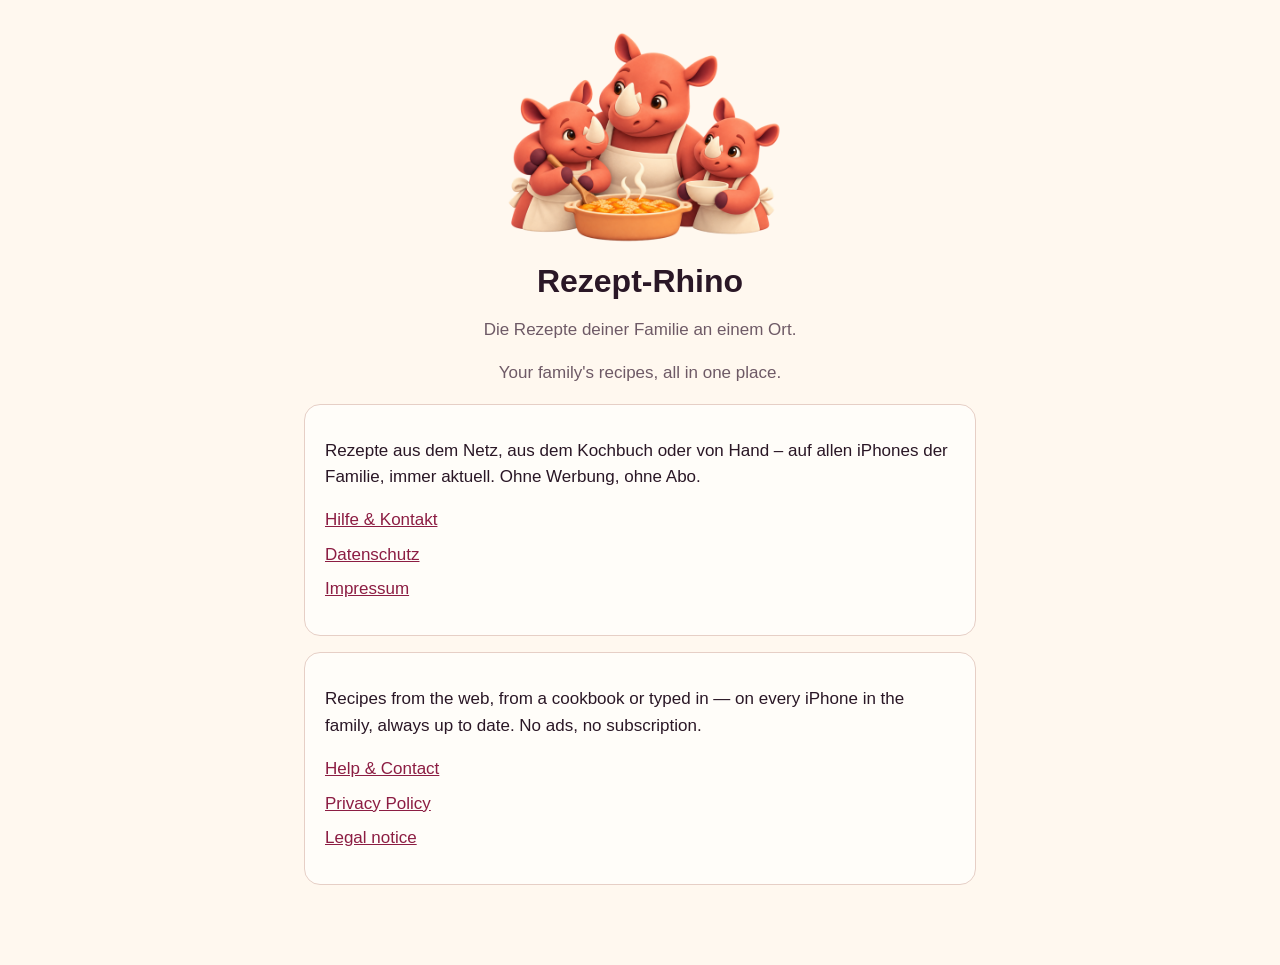
<file: index.html>
<!doctype html>
<html lang="de">
<head>
<meta charset="utf-8">
<meta name="viewport" content="width=device-width, initial-scale=1">
<title>Rezept-Rhino</title>
<meta name="description" content="Die Rezepte deiner Familie an einem Ort. Your family's recipes, all in one place.">
<link rel="stylesheet" href="style.css">
</head>
<body>
<main>
<div class="hero">
  <img src="rhino-family.png" alt="" width="320" height="213">
  <h1>Rezept-Rhino</h1>
  <p lang="de">Die Rezepte deiner Familie an einem Ort.</p>
  <p lang="en">Your family's recipes, all in one place.</p>
</div>

<div class="card" lang="de">
  <p>Rezepte aus dem Netz, aus dem Kochbuch oder von Hand – auf allen iPhones der Familie, immer
  aktuell. Ohne Werbung, ohne Abo.</p>
  <ul class="links">
    <li><a href="hilfe.html#de">Hilfe &amp; Kontakt</a></li>
    <li><a href="datenschutz.html#de">Datenschutz</a></li>
    <li><a href="impressum.html#de">Impressum</a></li>
  </ul>
</div>

<div class="card" lang="en">
  <p>Recipes from the web, from a cookbook or typed in — on every iPhone in the family, always up to
  date. No ads, no subscription.</p>
  <ul class="links">
    <li><a href="hilfe.html#en">Help &amp; Contact</a></li>
    <li><a href="datenschutz.html#en">Privacy Policy</a></li>
    <li><a href="impressum.html#en">Legal notice</a></li>
  </ul>
</div>
</main>
</body>
</html>
</file>
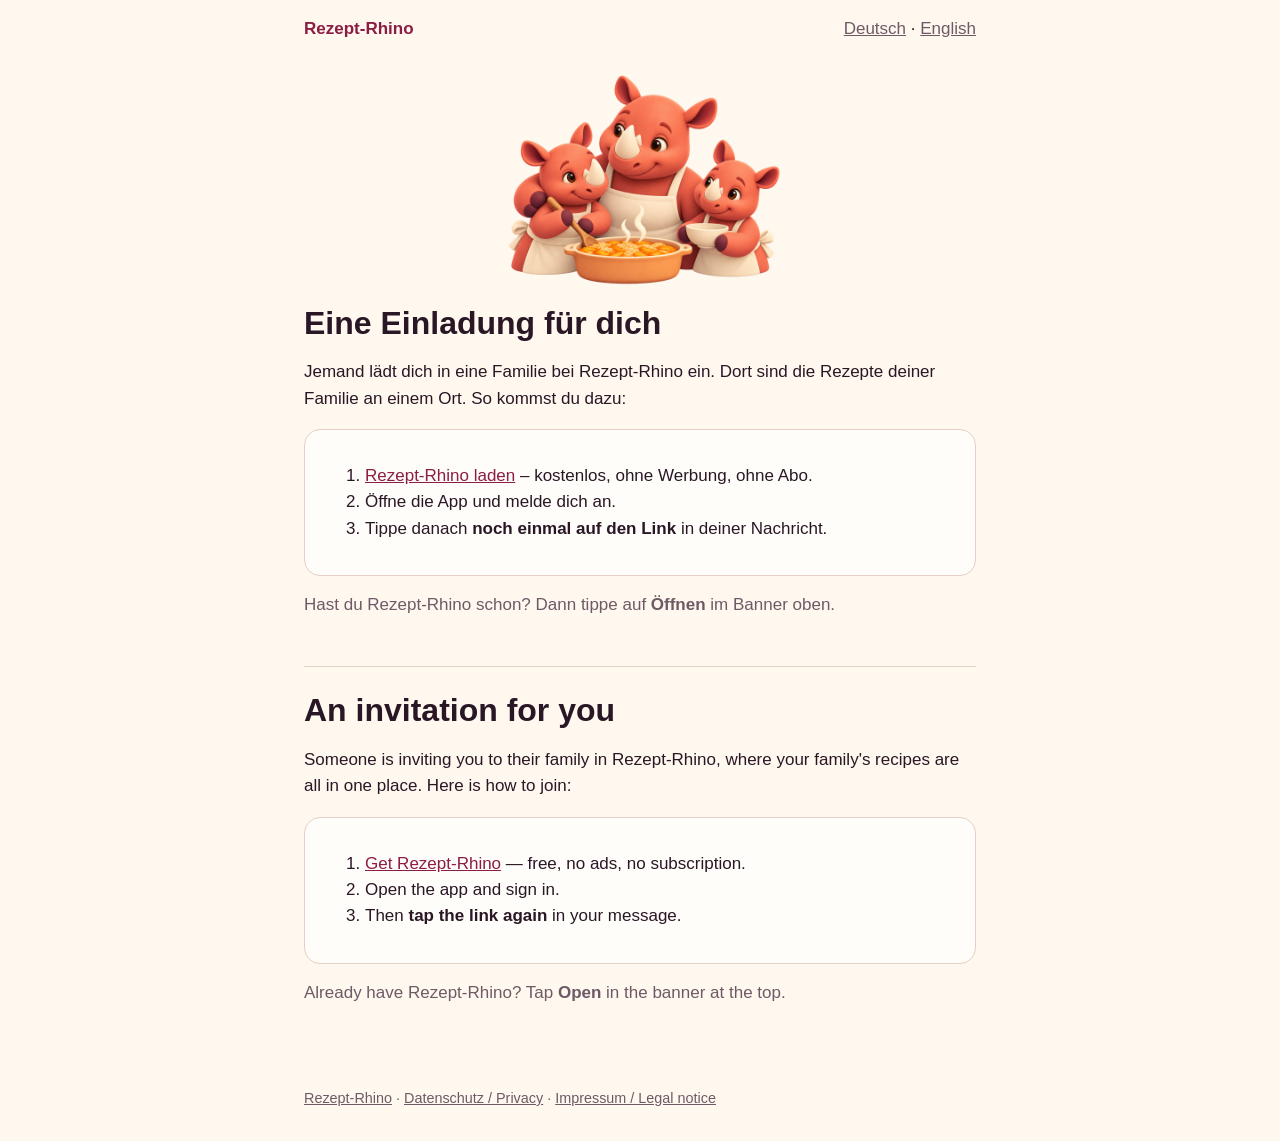
<file: j/index.html>
<!doctype html>
<html lang="de">
<head>
<meta charset="utf-8">
<meta name="viewport" content="width=device-width, initial-scale=1">
<meta name="robots" content="noindex">
<title>Eine Einladung für dich · Rezept-Rhino</title>
<link rel="stylesheet" href="../style.css">
<script>
  // Like r/index.html (site/README.md): reads the invite code from the link, shows it, and hands
  // the link to Safari's Smart App Banner, whose "Öffnen" passes it to the app. Nothing is
  // loaded and nothing is sent anywhere.
  (function () {
    var alphabet = /^[ABCDEFGHJKLMNPQRSTUVWXYZ23456789]{8}$/;
    var raw = new URLSearchParams(location.search).get("c") || "";
    var code = raw.toUpperCase().replace(/[\s-]/g, "");
    window.rhinoInviteCode = alphabet.test(code) ? code : null;
    var argument = window.rhinoInviteCode
      ? "https://johanneswschmidt.github.io/rezept-rhino/j/?c=" + window.rhinoInviteCode
      : "";
    // Written while the head is parsed, so Safari sees the banner on first load.
    document.write('<meta name="apple-itunes-app" content="app-id=6811577370'
      + (argument ? ', app-argument=' + argument : '') + '">');
  })();
</script>
</head>
<body>
<header class="site">
  <a class="home" href="../">Rezept-Rhino</a>
  <nav class="lang"><a href="#de">Deutsch</a> · <a href="#en">English</a></nav>
</header>
<main>
<div class="hero">
  <img src="../rhino-family.png" alt="" width="320" height="213">
</div>

<section class="lang" id="de" lang="de">
<h1>Eine Einladung für dich</h1>
<p>Jemand lädt dich in eine Familie bei Rezept-Rhino ein. Dort sind die Rezepte deiner Familie
an einem Ort. So kommst du dazu:</p>
<div class="card">
  <ol>
    <li><a href="https://apps.apple.com/app/id6811577370">Rezept-Rhino laden</a> – kostenlos,
    ohne Werbung, ohne Abo.</li>
    <li>Öffne die App und melde dich an.</li>
    <li>Tippe danach <strong>noch einmal auf den Link</strong> in deiner Nachricht.</li>
  </ol>
  <p class="invite-code" hidden>Klappt das nicht, tippe in der App auf <strong>Mit
  Einladungscode beitreten</strong> und gib diesen Code ein: <code class="code"></code></p>
</div>
<p class="stand">Hast du Rezept-Rhino schon? Dann tippe auf <strong>Öffnen</strong> im Banner oben.</p>
</section>

<section class="lang" id="en" lang="en">
<h1>An invitation for you</h1>
<p>Someone is inviting you to their family in Rezept-Rhino, where your family's recipes are all
in one place. Here is how to join:</p>
<div class="card">
  <ol>
    <li><a href="https://apps.apple.com/app/id6811577370">Get Rezept-Rhino</a> — free, no ads,
    no subscription.</li>
    <li>Open the app and sign in.</li>
    <li>Then <strong>tap the link again</strong> in your message.</li>
  </ol>
  <p class="invite-code" hidden>If that does not work, tap <strong>Join with Invite Code</strong>
  in the app and enter this code: <code class="code"></code></p>
</div>
<p class="stand">Already have Rezept-Rhino? Tap <strong>Open</strong> in the banner at the top.</p>
</section>
</main>
<footer><a href="../">Rezept-Rhino</a> · <a href="../datenschutz.html">Datenschutz / Privacy</a> · <a href="../impressum.html">Impressum / Legal notice</a></footer>
<script>
  (function () {
    var code = window.rhinoInviteCode;
    if (!code) return;
    var shown = code.slice(0, 4) + "-" + code.slice(4);
    document.querySelectorAll(".invite-code").forEach(function (p) {
      p.querySelector(".code").textContent = shown;
      p.hidden = false;
    });
  })();
</script>
</body>
</html>
</file>
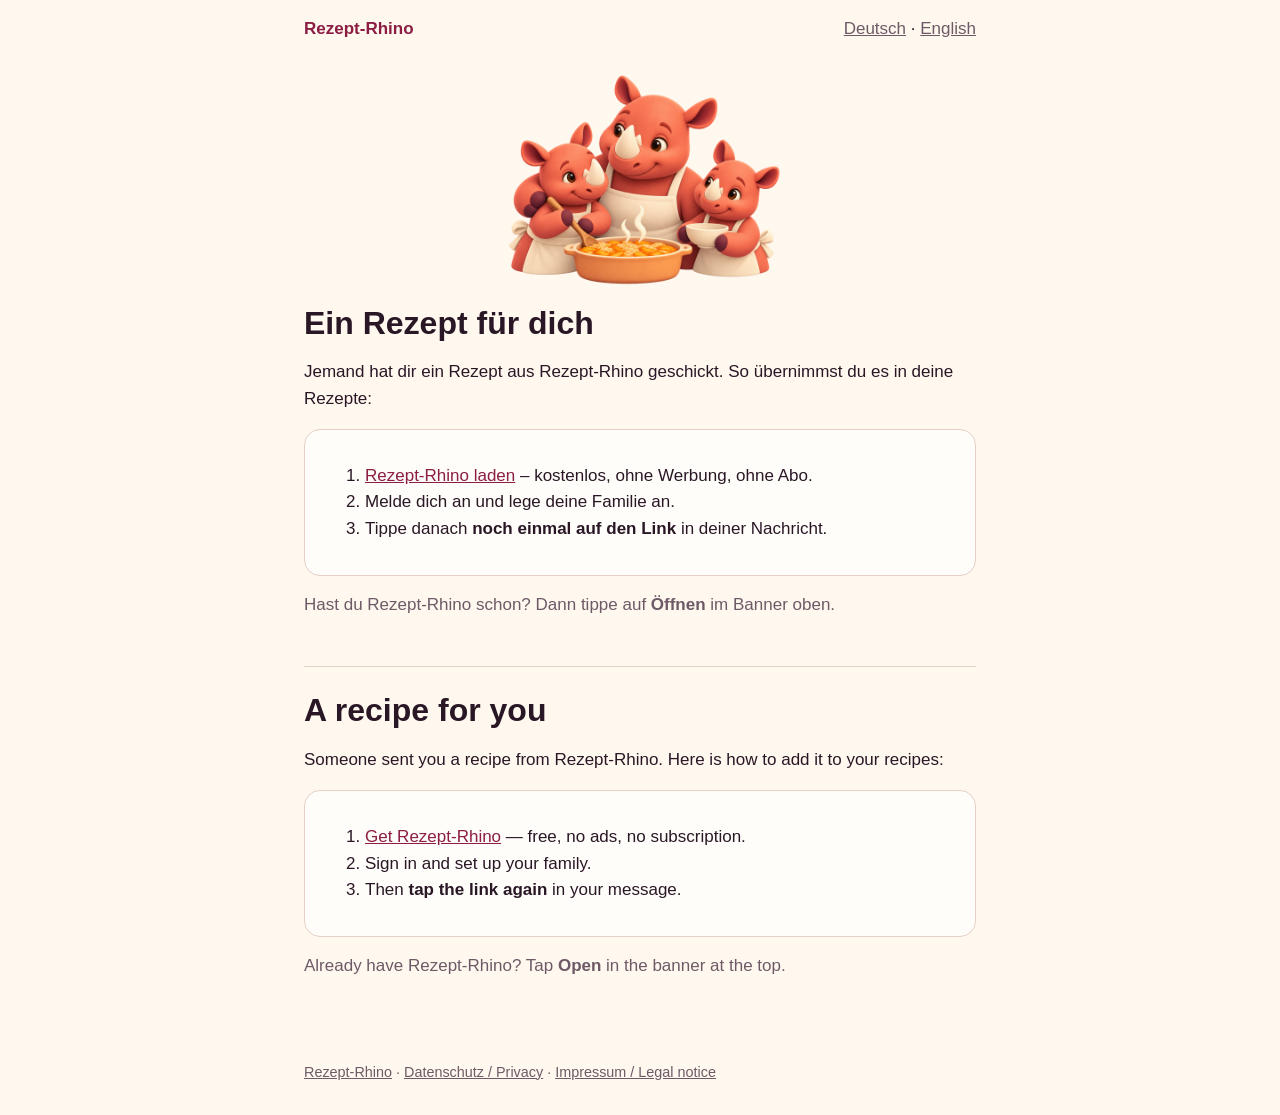
<file: r/index.html>
<!doctype html>
<html lang="de">
<head>
<meta charset="utf-8">
<meta name="viewport" content="width=device-width, initial-scale=1">
<meta name="robots" content="noindex">
<title>Ein Rezept für dich · Rezept-Rhino</title>
<link rel="stylesheet" href="../style.css">
<script>
  // The only script on the site (site/README.md): it reads the share code from the link, shows
  // it, and hands the link to Safari's Smart App Banner, whose "Öffnen" passes it to the app.
  // Nothing is loaded and nothing is sent anywhere.
  (function () {
    var alphabet = /^[ABCDEFGHJKLMNPQRSTUVWXYZ23456789]{8}$/;
    var raw = new URLSearchParams(location.search).get("c") || "";
    var code = raw.toUpperCase().replace(/[\s-]/g, "");
    window.rhinoShareCode = alphabet.test(code) ? code : null;
    var argument = window.rhinoShareCode
      ? "https://johanneswschmidt.github.io/rezept-rhino/r/?c=" + window.rhinoShareCode
      : "";
    // Written while the head is parsed, so Safari sees the banner on first load.
    document.write('<meta name="apple-itunes-app" content="app-id=6811577370'
      + (argument ? ', app-argument=' + argument : '') + '">');
  })();
</script>
</head>
<body>
<header class="site">
  <a class="home" href="../">Rezept-Rhino</a>
  <nav class="lang"><a href="#de">Deutsch</a> · <a href="#en">English</a></nav>
</header>
<main>
<div class="hero">
  <img src="../rhino-family.png" alt="" width="320" height="213">
</div>

<section class="lang" id="de" lang="de">
<h1>Ein Rezept für dich</h1>
<p>Jemand hat dir ein Rezept aus Rezept-Rhino geschickt. So übernimmst du es in deine Rezepte:</p>
<div class="card">
  <ol>
    <li><a href="https://apps.apple.com/app/id6811577370">Rezept-Rhino laden</a> – kostenlos,
    ohne Werbung, ohne Abo.</li>
    <li>Melde dich an und lege deine Familie an.</li>
    <li>Tippe danach <strong>noch einmal auf den Link</strong> in deiner Nachricht.</li>
  </ol>
  <p class="share-code" hidden>Klappt das nicht, gib in der App unter <strong>+ → Code
  eingeben</strong> diesen Code ein: <code class="code"></code></p>
</div>
<p class="stand">Hast du Rezept-Rhino schon? Dann tippe auf <strong>Öffnen</strong> im Banner oben.</p>
</section>

<section class="lang" id="en" lang="en">
<h1>A recipe for you</h1>
<p>Someone sent you a recipe from Rezept-Rhino. Here is how to add it to your recipes:</p>
<div class="card">
  <ol>
    <li><a href="https://apps.apple.com/app/id6811577370">Get Rezept-Rhino</a> — free, no ads,
    no subscription.</li>
    <li>Sign in and set up your family.</li>
    <li>Then <strong>tap the link again</strong> in your message.</li>
  </ol>
  <p class="share-code" hidden>If that does not work, enter this code in the app under
  <strong>+ → Enter Code</strong>: <code class="code"></code></p>
</div>
<p class="stand">Already have Rezept-Rhino? Tap <strong>Open</strong> in the banner at the top.</p>
</section>
</main>
<footer><a href="../">Rezept-Rhino</a> · <a href="../datenschutz.html">Datenschutz / Privacy</a> · <a href="../impressum.html">Impressum / Legal notice</a></footer>
<script>
  (function () {
    var code = window.rhinoShareCode;
    if (!code) return;
    var shown = code.slice(0, 4) + "-" + code.slice(4);
    document.querySelectorAll(".share-code").forEach(function (p) {
      p.querySelector(".code").textContent = shown;
      p.hidden = false;
    });
  })();
</script>
</body>
</html>
</file>
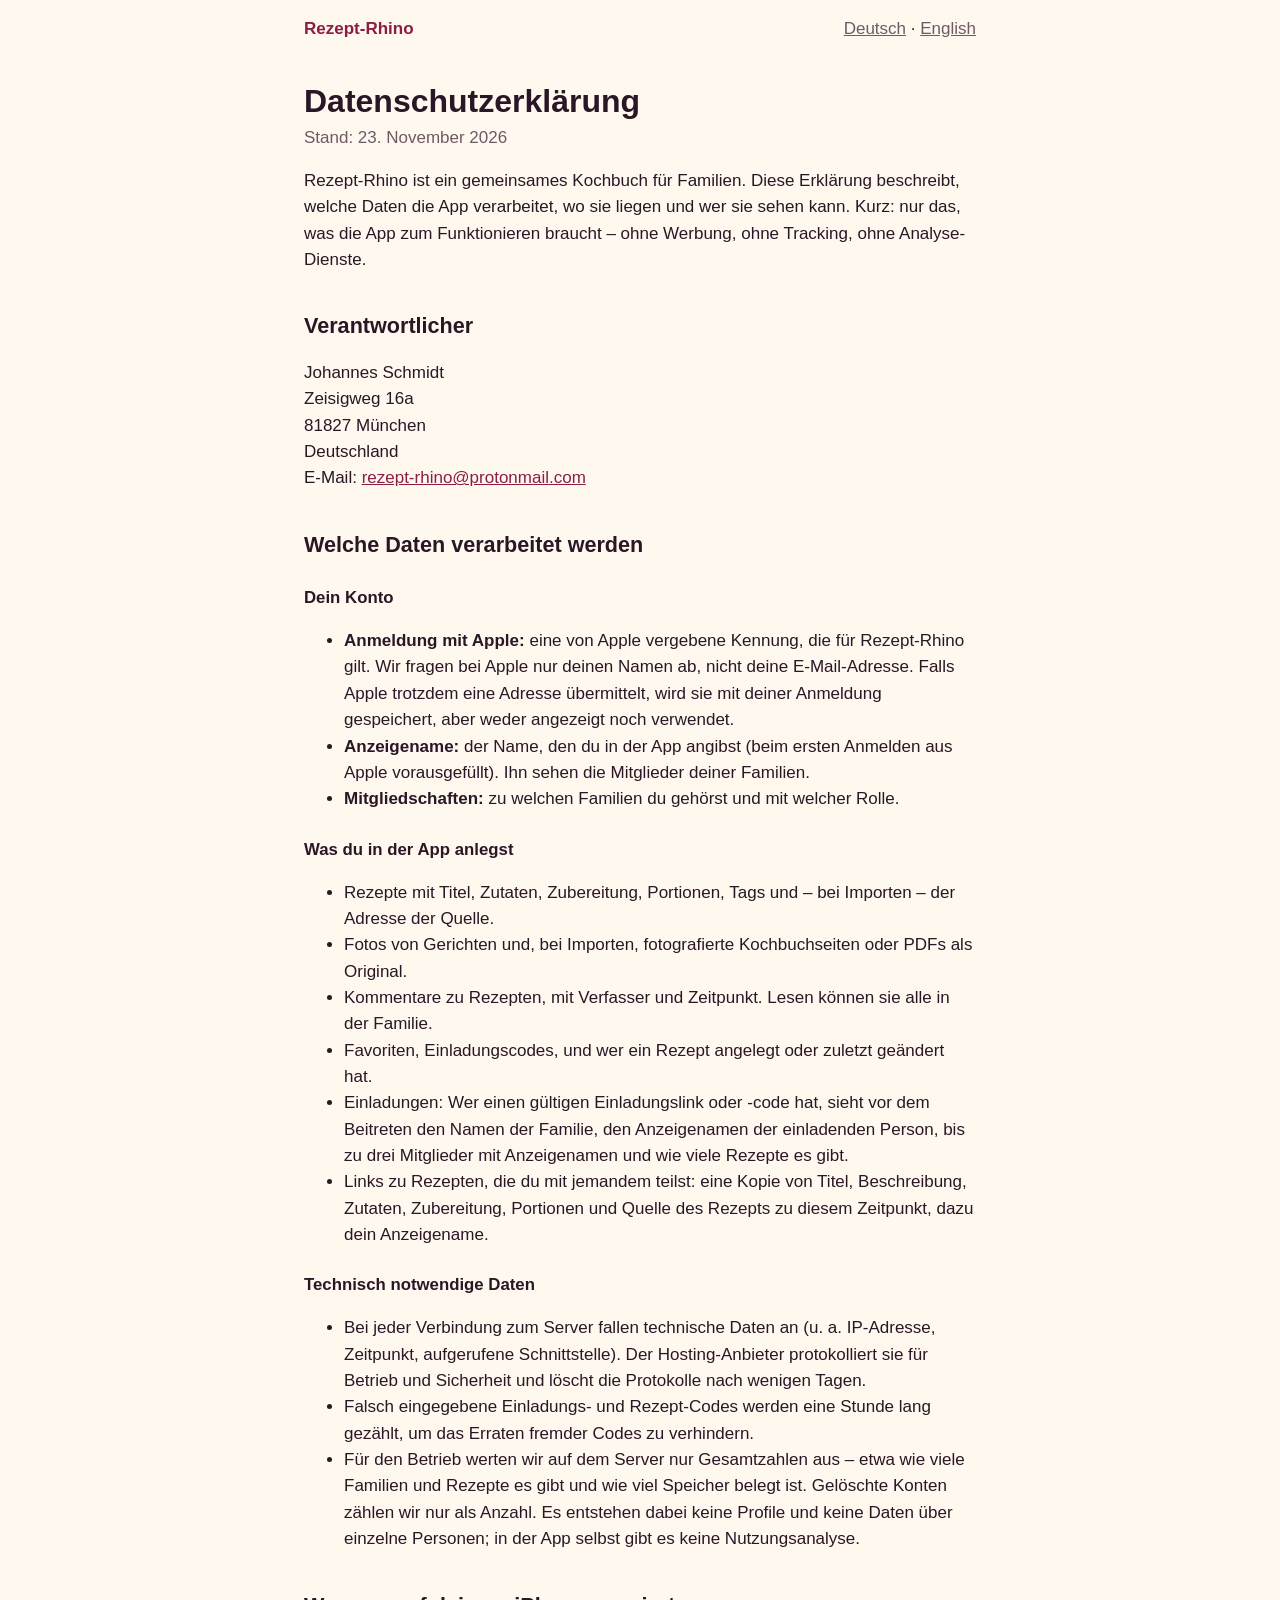
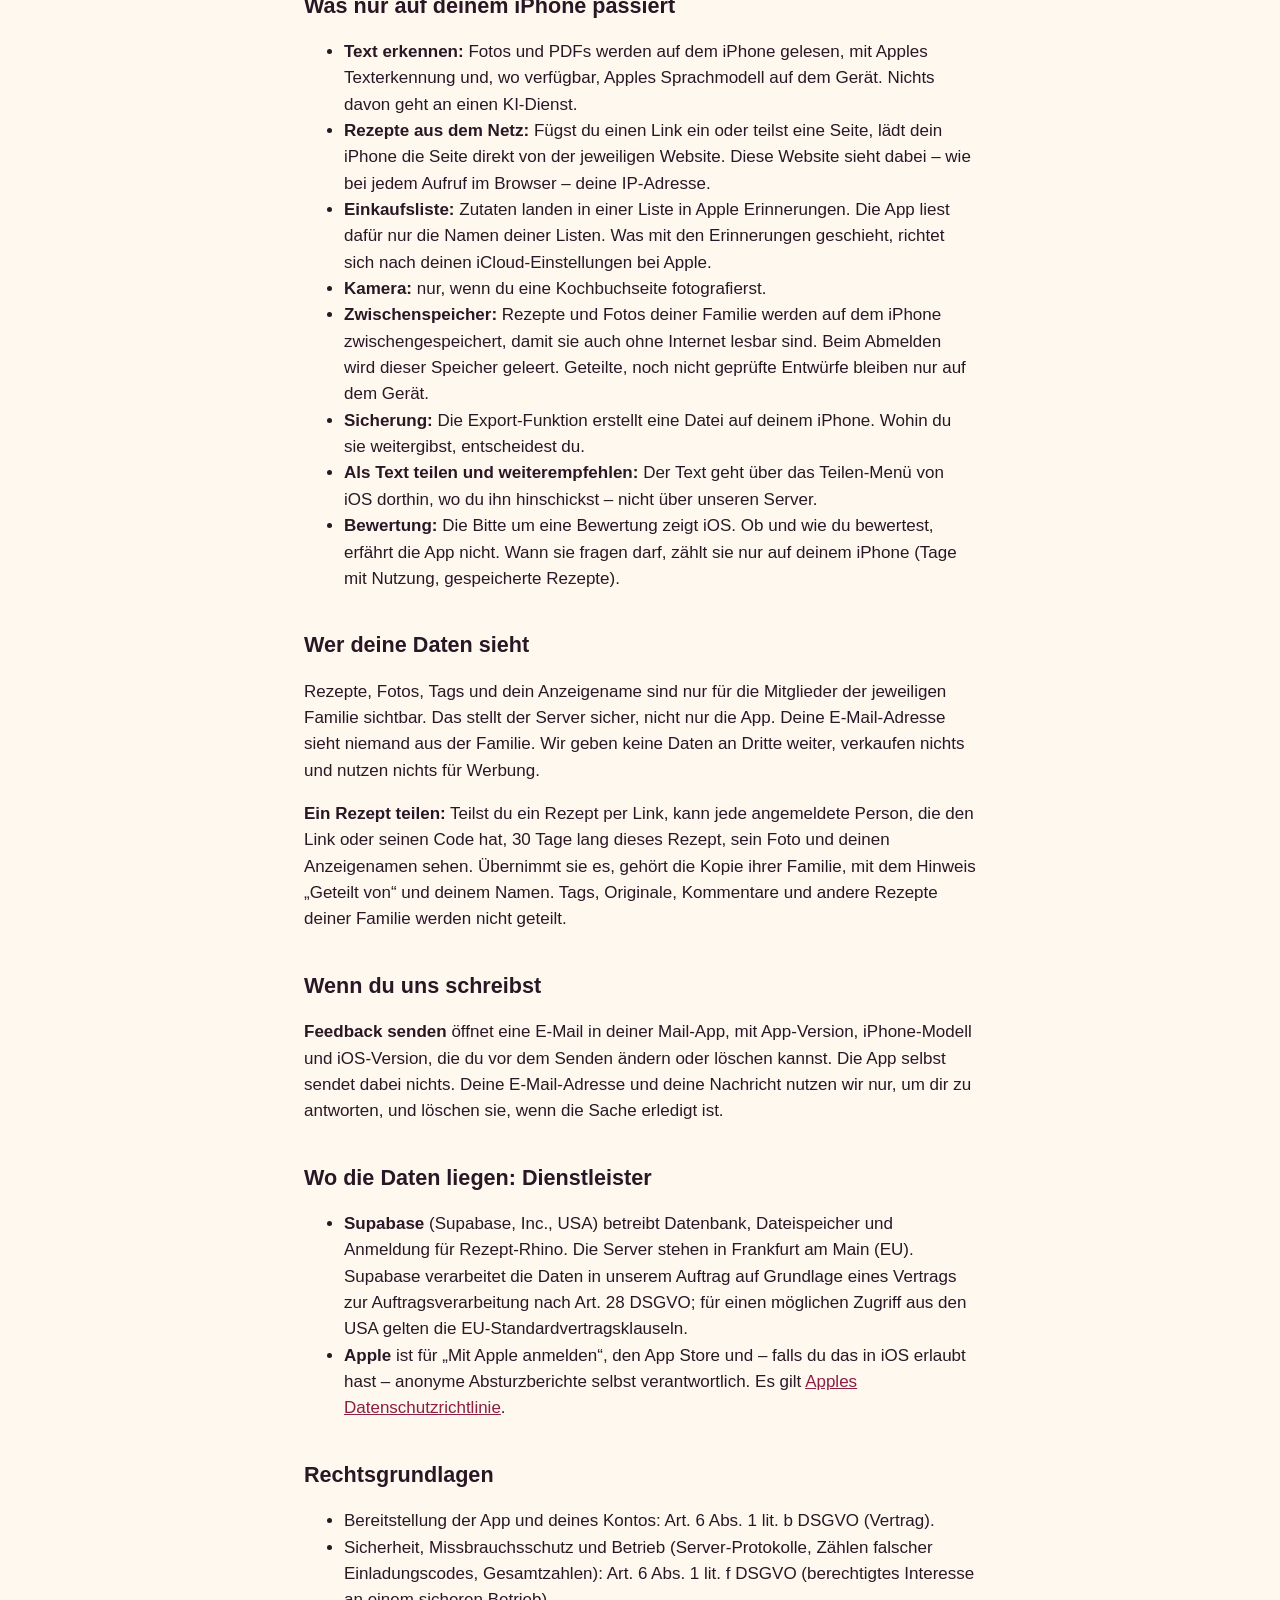
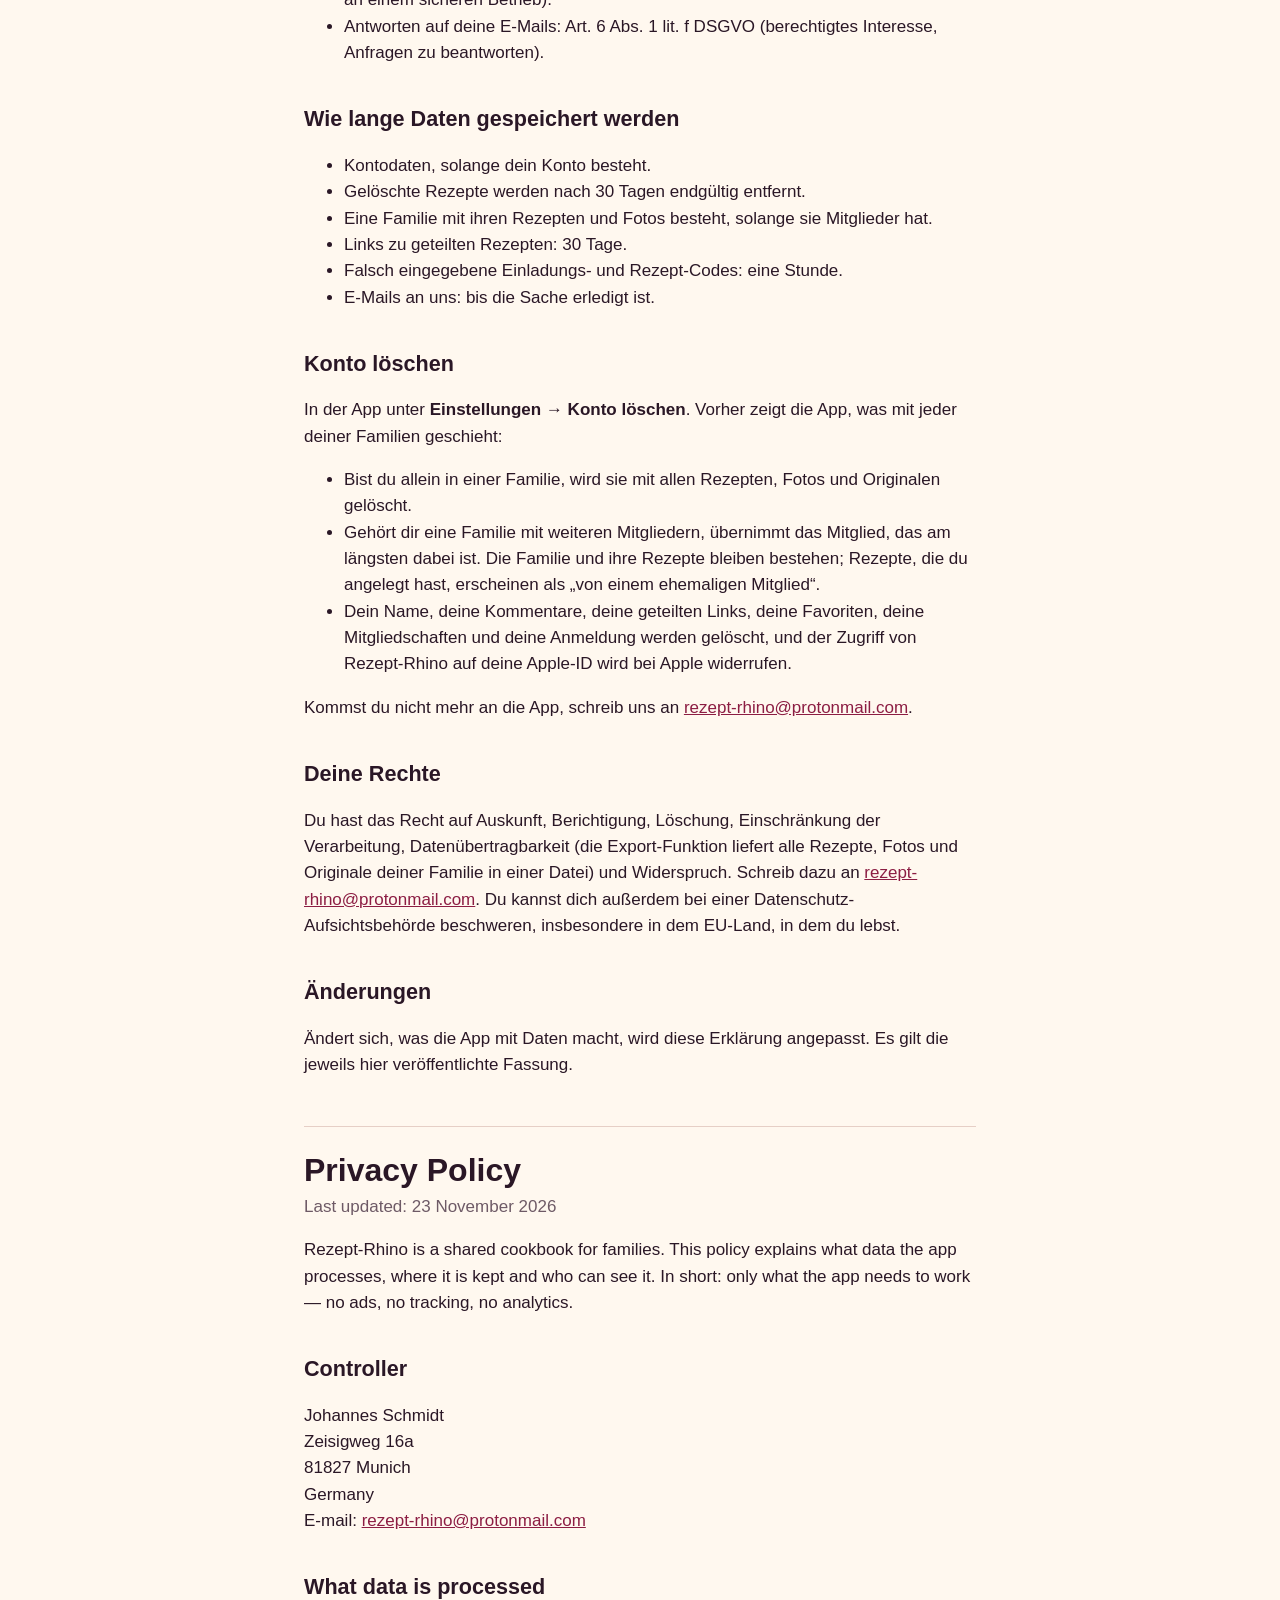
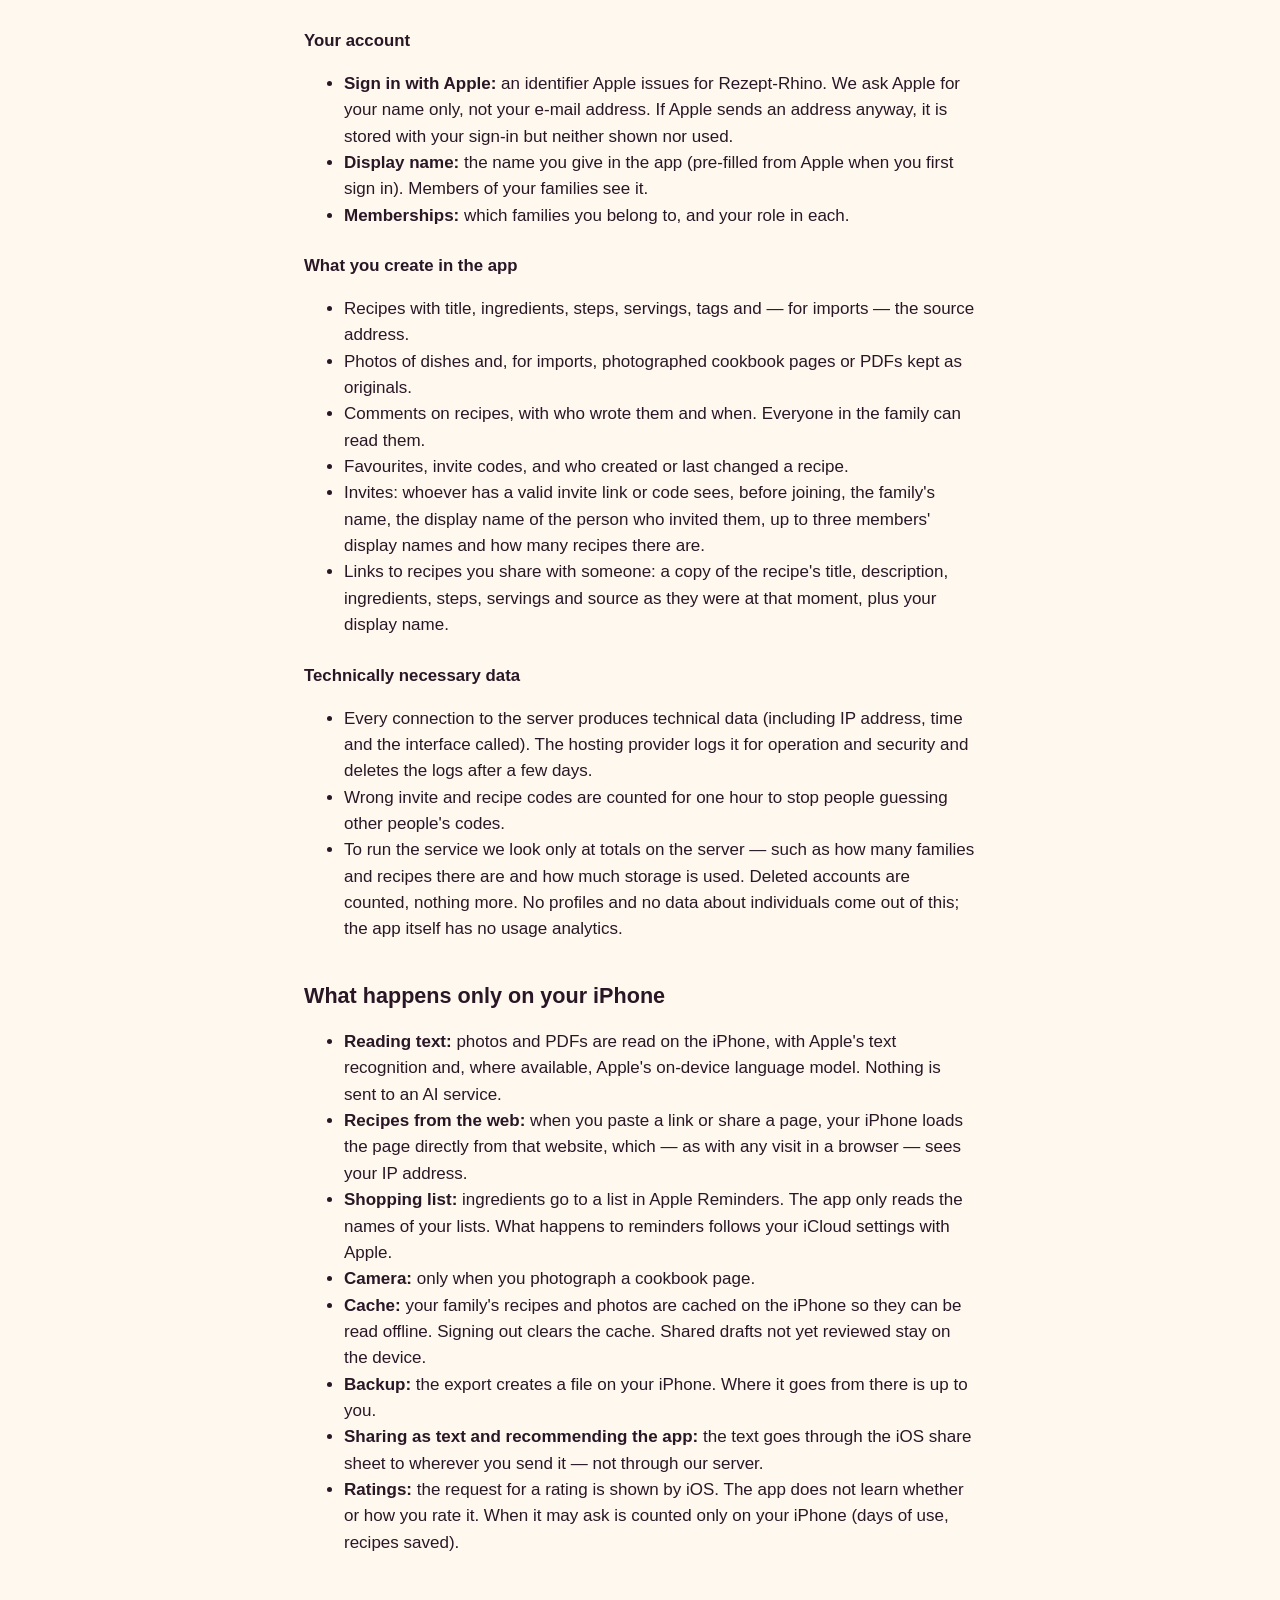
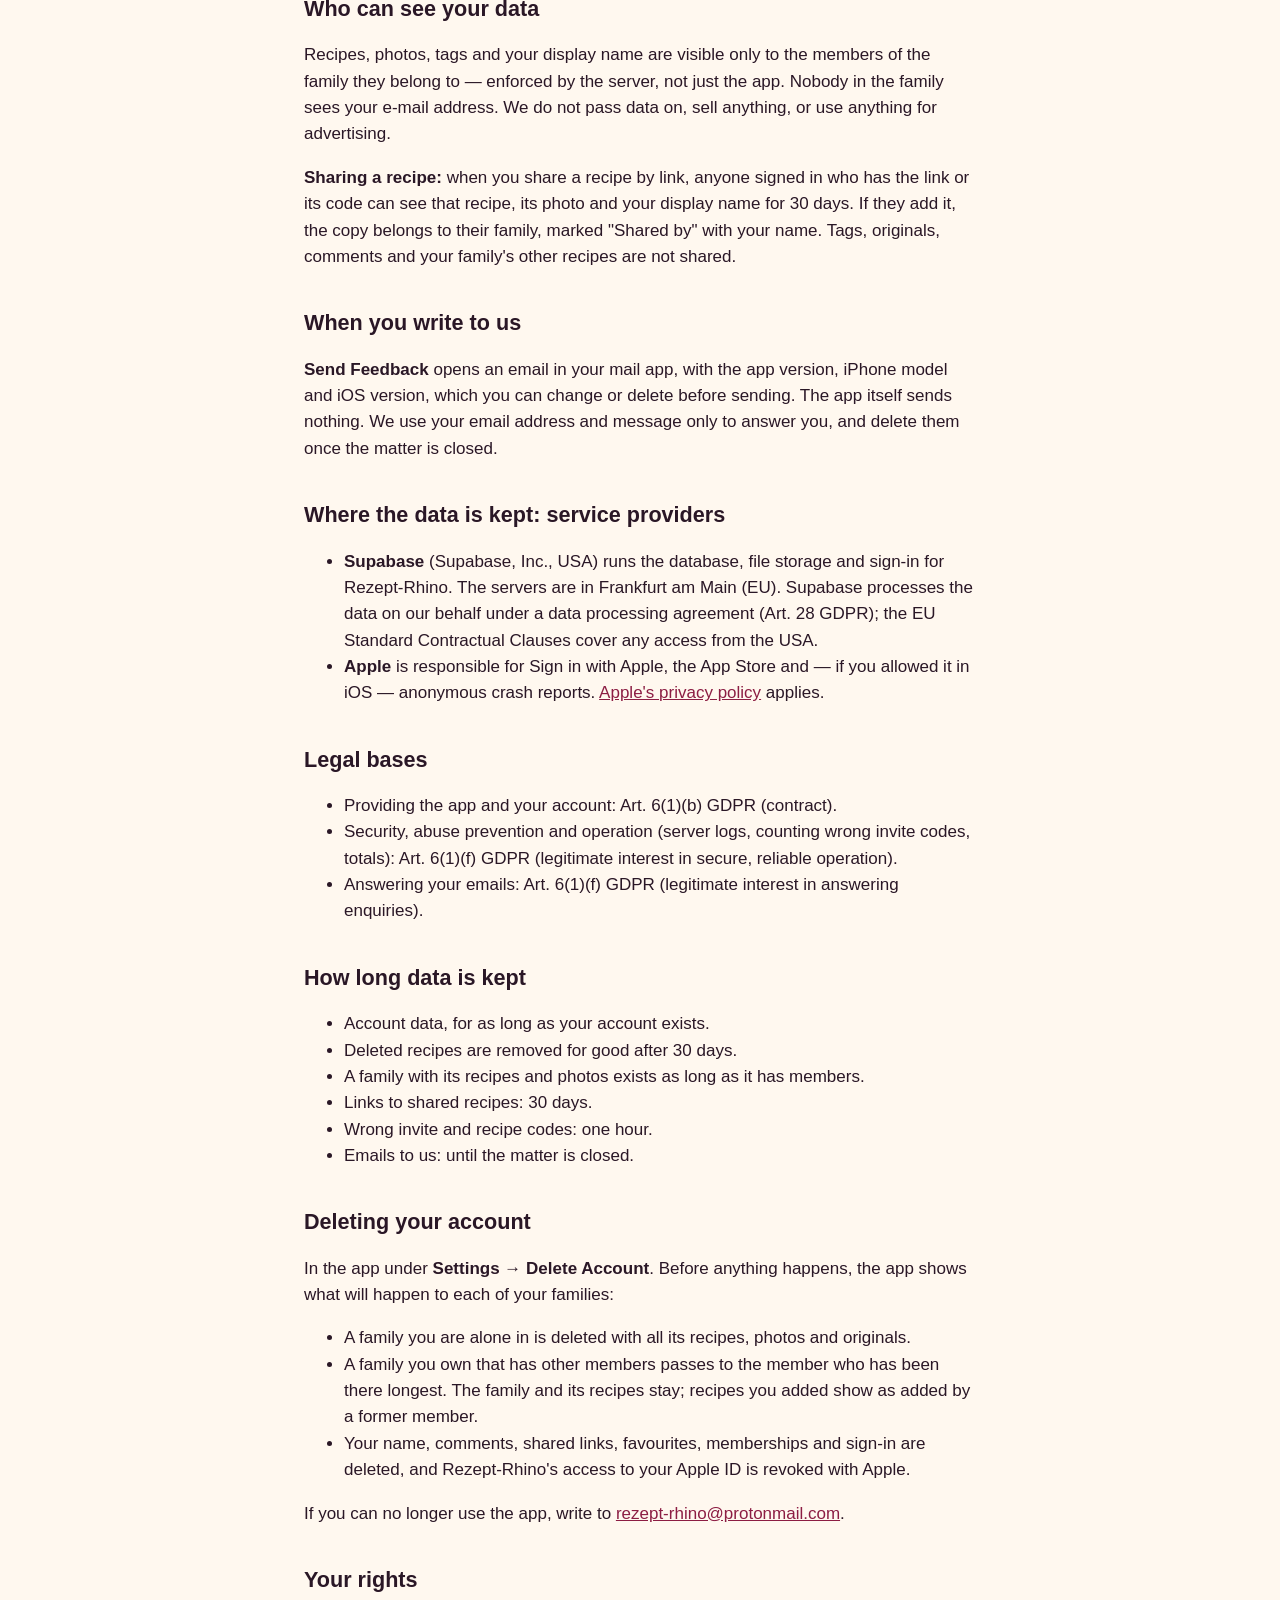
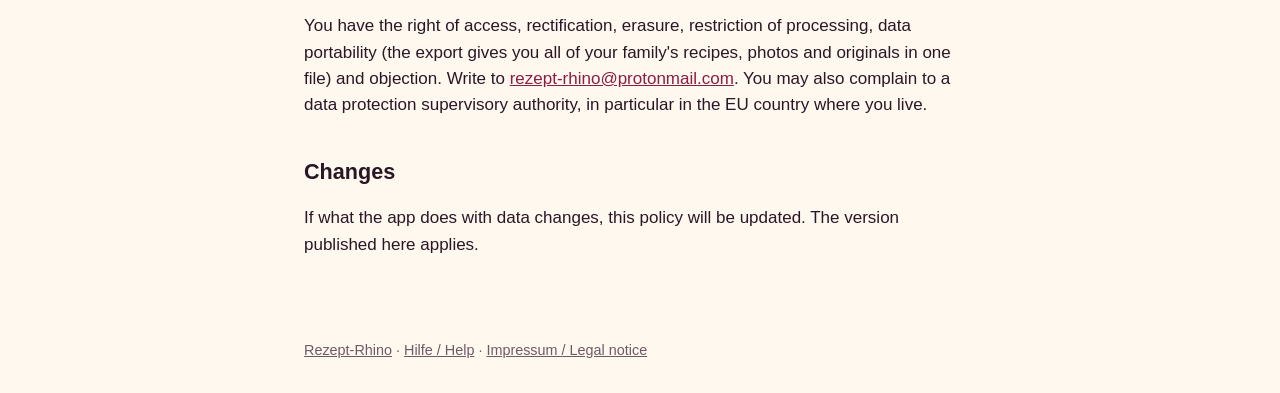
<file: datenschutz.html>
<!doctype html>
<html lang="de">
<head>
<meta charset="utf-8">
<meta name="viewport" content="width=device-width, initial-scale=1">
<title>Datenschutz · Rezept-Rhino</title>
<link rel="stylesheet" href="style.css">
</head>
<body>
<header class="site">
  <a class="home" href="./">Rezept-Rhino</a>
  <nav class="lang"><a href="#de">Deutsch</a> · <a href="#en">English</a></nav>
</header>
<main>

<section class="lang" id="de" lang="de">
<h1>Datenschutzerklärung</h1>
<p class="stand">Stand: 23. November 2026</p>

<p>Rezept-Rhino ist ein gemeinsames Kochbuch für Familien. Diese Erklärung beschreibt, welche Daten
die App verarbeitet, wo sie liegen und wer sie sehen kann. Kurz: nur das, was die App zum
Funktionieren braucht – ohne Werbung, ohne Tracking, ohne Analyse-Dienste.</p>

<h2>Verantwortlicher</h2>
<p>Johannes Schmidt<br>Zeisigweg 16a<br>81827 München<br>Deutschland<br>E-Mail: <a href="mailto:rezept-rhino@protonmail.com">rezept-rhino@protonmail.com</a></p>

<h2>Welche Daten verarbeitet werden</h2>

<h3>Dein Konto</h3>
<ul>
  <li><strong>Anmeldung mit Apple:</strong> eine von Apple vergebene Kennung, die für Rezept-Rhino
    gilt. Wir fragen bei Apple nur deinen Namen ab, nicht deine E-Mail-Adresse. Falls Apple
    trotzdem eine Adresse übermittelt, wird sie mit deiner Anmeldung gespeichert, aber weder
    angezeigt noch verwendet.</li>
  <li><strong>Anzeigename:</strong> der Name, den du in der App angibst (beim ersten Anmelden aus
    Apple vorausgefüllt). Ihn sehen die Mitglieder deiner Familien.</li>
  <li><strong>Mitgliedschaften:</strong> zu welchen Familien du gehörst und mit welcher Rolle.</li>
</ul>

<h3>Was du in der App anlegst</h3>
<ul>
  <li>Rezepte mit Titel, Zutaten, Zubereitung, Portionen, Tags und – bei Importen – der Adresse der
    Quelle.</li>
  <li>Fotos von Gerichten und, bei Importen, fotografierte Kochbuchseiten oder PDFs als Original.</li>
  <li>Kommentare zu Rezepten, mit Verfasser und Zeitpunkt. Lesen können sie alle in der Familie.</li>
  <li>Favoriten, Einladungscodes, und wer ein Rezept angelegt oder zuletzt geändert hat.</li>
  <li>Einladungen: Wer einen gültigen Einladungslink oder -code hat, sieht vor dem Beitreten den
    Namen der Familie, den Anzeigenamen der einladenden Person, bis zu drei Mitglieder mit
    Anzeigenamen und wie viele Rezepte es gibt.</li>
  <li>Links zu Rezepten, die du mit jemandem teilst: eine Kopie von Titel, Beschreibung, Zutaten,
    Zubereitung, Portionen und Quelle des Rezepts zu diesem Zeitpunkt, dazu dein Anzeigename.</li>
</ul>

<h3>Technisch notwendige Daten</h3>
<ul>
  <li>Bei jeder Verbindung zum Server fallen technische Daten an (u. a. IP-Adresse, Zeitpunkt,
    aufgerufene Schnittstelle). Der Hosting-Anbieter protokolliert sie für Betrieb und Sicherheit
    und löscht die Protokolle nach wenigen Tagen.</li>
  <li>Falsch eingegebene Einladungs- und Rezept-Codes werden eine Stunde lang gezählt, um das
    Erraten fremder Codes zu verhindern.</li>
  <li>Für den Betrieb werten wir auf dem Server nur Gesamtzahlen aus – etwa wie viele Familien und
    Rezepte es gibt und wie viel Speicher belegt ist. Gelöschte Konten zählen wir nur als Anzahl.
    Es entstehen dabei keine Profile und keine Daten über einzelne Personen; in der App selbst gibt
    es keine Nutzungsanalyse.</li>
</ul>

<h2>Was nur auf deinem iPhone passiert</h2>
<ul>
  <li><strong>Text erkennen:</strong> Fotos und PDFs werden auf dem iPhone gelesen, mit Apples
    Texterkennung und, wo verfügbar, Apples Sprachmodell auf dem Gerät. Nichts davon geht an einen
    KI-Dienst.</li>
  <li><strong>Rezepte aus dem Netz:</strong> Fügst du einen Link ein oder teilst eine Seite, lädt dein
    iPhone die Seite direkt von der jeweiligen Website. Diese Website sieht dabei – wie bei jedem
    Aufruf im Browser – deine IP-Adresse.</li>
  <li><strong>Einkaufsliste:</strong> Zutaten landen in einer Liste in Apple Erinnerungen. Die App
    liest dafür nur die Namen deiner Listen. Was mit den Erinnerungen geschieht, richtet sich nach
    deinen iCloud-Einstellungen bei Apple.</li>
  <li><strong>Kamera:</strong> nur, wenn du eine Kochbuchseite fotografierst.</li>
  <li><strong>Zwischenspeicher:</strong> Rezepte und Fotos deiner Familie werden auf dem iPhone
    zwischengespeichert, damit sie auch ohne Internet lesbar sind. Beim Abmelden wird dieser Speicher
    geleert. Geteilte, noch nicht geprüfte Entwürfe bleiben nur auf dem Gerät.</li>
  <li><strong>Sicherung:</strong> Die Export-Funktion erstellt eine Datei auf deinem iPhone. Wohin du
    sie weitergibst, entscheidest du.</li>
  <li><strong>Als Text teilen und weiterempfehlen:</strong> Der Text geht über das Teilen-Menü von
    iOS dorthin, wo du ihn hinschickst – nicht über unseren Server.</li>
  <li><strong>Bewertung:</strong> Die Bitte um eine Bewertung zeigt iOS. Ob und wie du bewertest,
    erfährt die App nicht. Wann sie fragen darf, zählt sie nur auf deinem iPhone (Tage mit Nutzung,
    gespeicherte Rezepte).</li>
</ul>

<h2>Wer deine Daten sieht</h2>
<p>Rezepte, Fotos, Tags und dein Anzeigename sind nur für die Mitglieder der jeweiligen Familie
sichtbar. Das stellt der Server sicher, nicht nur die App. Deine E-Mail-Adresse sieht niemand aus
der Familie. Wir geben keine Daten an Dritte weiter, verkaufen nichts und nutzen nichts für Werbung.</p>
<p><strong>Ein Rezept teilen:</strong> Teilst du ein Rezept per Link, kann jede angemeldete Person,
die den Link oder seinen Code hat, 30 Tage lang dieses Rezept, sein Foto und deinen Anzeigenamen
sehen. Übernimmt sie es, gehört die Kopie ihrer Familie, mit dem Hinweis „Geteilt von“ und deinem
Namen. Tags, Originale, Kommentare und andere Rezepte deiner Familie werden nicht geteilt.</p>

<h2>Wenn du uns schreibst</h2>
<p><strong>Feedback senden</strong> öffnet eine E-Mail in deiner Mail-App, mit App-Version,
iPhone-Modell und iOS-Version, die du vor dem Senden ändern oder löschen kannst. Die App selbst
sendet dabei nichts. Deine E-Mail-Adresse und deine Nachricht nutzen wir nur, um dir zu antworten,
und löschen sie, wenn die Sache erledigt ist.</p>

<h2>Wo die Daten liegen: Dienstleister</h2>
<ul>
  <li><strong>Supabase</strong> (Supabase, Inc., USA) betreibt Datenbank, Dateispeicher und
    Anmeldung für Rezept-Rhino. Die Server stehen in Frankfurt am Main (EU). Supabase verarbeitet
    die Daten in unserem Auftrag auf Grundlage eines Vertrags zur Auftragsverarbeitung nach
    Art. 28 DSGVO; für einen möglichen Zugriff aus den USA gelten die EU-Standardvertragsklauseln.</li>
  <li><strong>Apple</strong> ist für „Mit Apple anmelden“, den App Store und – falls du das in iOS
    erlaubt hast – anonyme Absturzberichte selbst verantwortlich. Es gilt
    <a href="https://www.apple.com/legal/privacy/de-ww/">Apples Datenschutzrichtlinie</a>.</li>
</ul>

<h2>Rechtsgrundlagen</h2>
<ul>
  <li>Bereitstellung der App und deines Kontos: Art. 6 Abs. 1 lit. b DSGVO (Vertrag).</li>
  <li>Sicherheit, Missbrauchsschutz und Betrieb (Server-Protokolle, Zählen falscher Einladungscodes,
    Gesamtzahlen):
    Art. 6 Abs. 1 lit. f DSGVO (berechtigtes Interesse an einem sicheren Betrieb).</li>
  <li>Antworten auf deine E-Mails: Art. 6 Abs. 1 lit. f DSGVO (berechtigtes Interesse, Anfragen zu
    beantworten).</li>
</ul>

<h2>Wie lange Daten gespeichert werden</h2>
<ul>
  <li>Kontodaten, solange dein Konto besteht.</li>
  <li>Gelöschte Rezepte werden nach 30 Tagen endgültig entfernt.</li>
  <li>Eine Familie mit ihren Rezepten und Fotos besteht, solange sie Mitglieder hat.</li>
  <li>Links zu geteilten Rezepten: 30 Tage.</li>
  <li>Falsch eingegebene Einladungs- und Rezept-Codes: eine Stunde.</li>
  <li>E-Mails an uns: bis die Sache erledigt ist.</li>
</ul>

<h2>Konto löschen</h2>
<p>In der App unter <strong>Einstellungen → Konto löschen</strong>. Vorher zeigt die App, was mit
jeder deiner Familien geschieht:</p>
<ul>
  <li>Bist du allein in einer Familie, wird sie mit allen Rezepten, Fotos und Originalen gelöscht.</li>
  <li>Gehört dir eine Familie mit weiteren Mitgliedern, übernimmt das Mitglied, das am längsten dabei
    ist. Die Familie und ihre Rezepte bleiben bestehen; Rezepte, die du angelegt hast, erscheinen als
    „von einem ehemaligen Mitglied“.</li>
  <li>Dein Name, deine Kommentare, deine geteilten Links, deine Favoriten, deine Mitgliedschaften und deine Anmeldung
    werden gelöscht, und
    der Zugriff von Rezept-Rhino auf deine Apple-ID wird bei Apple widerrufen.</li>
</ul>
<p>Kommst du nicht mehr an die App, schreib uns an <a href="mailto:rezept-rhino@protonmail.com">rezept-rhino@protonmail.com</a>.</p>

<h2>Deine Rechte</h2>
<p>Du hast das Recht auf Auskunft, Berichtigung, Löschung, Einschränkung der Verarbeitung,
Datenübertragbarkeit (die Export-Funktion liefert alle Rezepte, Fotos und Originale deiner Familie
in einer Datei) und Widerspruch. Schreib dazu an <a href="mailto:rezept-rhino@protonmail.com">rezept-rhino@protonmail.com</a>. Du kannst
dich außerdem bei einer Datenschutz-Aufsichtsbehörde beschweren, insbesondere in dem EU-Land, in dem
du lebst.</p>

<h2>Änderungen</h2>
<p>Ändert sich, was die App mit Daten macht, wird diese Erklärung angepasst. Es gilt die jeweils
hier veröffentlichte Fassung.</p>
</section>

<section class="lang" id="en" lang="en">
<h1>Privacy Policy</h1>
<p class="stand">Last updated: 23 November 2026</p>

<p>Rezept-Rhino is a shared cookbook for families. This policy explains what data the app processes,
where it is kept and who can see it. In short: only what the app needs to work — no ads, no
tracking, no analytics.</p>

<h2>Controller</h2>
<p>Johannes Schmidt<br>Zeisigweg 16a<br>81827 Munich<br>Germany<br>E-mail: <a href="mailto:rezept-rhino@protonmail.com">rezept-rhino@protonmail.com</a></p>

<h2>What data is processed</h2>

<h3>Your account</h3>
<ul>
  <li><strong>Sign in with Apple:</strong> an identifier Apple issues for Rezept-Rhino. We ask Apple
    for your name only, not your e-mail address. If Apple sends an address anyway, it is stored with
    your sign-in but neither shown nor used.</li>
  <li><strong>Display name:</strong> the name you give in the app (pre-filled from Apple when you
    first sign in). Members of your families see it.</li>
  <li><strong>Memberships:</strong> which families you belong to, and your role in each.</li>
</ul>

<h3>What you create in the app</h3>
<ul>
  <li>Recipes with title, ingredients, steps, servings, tags and — for imports — the source address.</li>
  <li>Photos of dishes and, for imports, photographed cookbook pages or PDFs kept as originals.</li>
  <li>Comments on recipes, with who wrote them and when. Everyone in the family can read them.</li>
  <li>Favourites, invite codes, and who created or last changed a recipe.</li>
  <li>Invites: whoever has a valid invite link or code sees, before joining, the family's name,
    the display name of the person who invited them, up to three members' display names and how
    many recipes there are.</li>
  <li>Links to recipes you share with someone: a copy of the recipe's title, description,
    ingredients, steps, servings and source as they were at that moment, plus your display name.</li>
</ul>

<h3>Technically necessary data</h3>
<ul>
  <li>Every connection to the server produces technical data (including IP address, time and the
    interface called). The hosting provider logs it for operation and security and deletes the logs
    after a few days.</li>
  <li>Wrong invite and recipe codes are counted for one hour to stop people guessing other people's
    codes.</li>
  <li>To run the service we look only at totals on the server — such as how many families and
    recipes there are and how much storage is used. Deleted accounts are counted, nothing more. No
    profiles and no data about individuals come out of this; the app itself has no usage
    analytics.</li>
</ul>

<h2>What happens only on your iPhone</h2>
<ul>
  <li><strong>Reading text:</strong> photos and PDFs are read on the iPhone, with Apple's text
    recognition and, where available, Apple's on-device language model. Nothing is sent to an AI
    service.</li>
  <li><strong>Recipes from the web:</strong> when you paste a link or share a page, your iPhone loads
    the page directly from that website, which — as with any visit in a browser — sees your IP
    address.</li>
  <li><strong>Shopping list:</strong> ingredients go to a list in Apple Reminders. The app only reads
    the names of your lists. What happens to reminders follows your iCloud settings with Apple.</li>
  <li><strong>Camera:</strong> only when you photograph a cookbook page.</li>
  <li><strong>Cache:</strong> your family's recipes and photos are cached on the iPhone so they can be
    read offline. Signing out clears the cache. Shared drafts not yet reviewed stay on the device.</li>
  <li><strong>Backup:</strong> the export creates a file on your iPhone. Where it goes from there is
    up to you.</li>
  <li><strong>Sharing as text and recommending the app:</strong> the text goes through the iOS share
    sheet to wherever you send it — not through our server.</li>
  <li><strong>Ratings:</strong> the request for a rating is shown by iOS. The app does not learn
    whether or how you rate it. When it may ask is counted only on your iPhone (days of use, recipes
    saved).</li>
</ul>

<h2>Who can see your data</h2>
<p>Recipes, photos, tags and your display name are visible only to the members of the family they
belong to — enforced by the server, not just the app. Nobody in the family sees your e-mail address.
We do not pass data on, sell anything, or use anything for advertising.</p>
<p><strong>Sharing a recipe:</strong> when you share a recipe by link, anyone signed in who has the
link or its code can see that recipe, its photo and your display name for 30 days. If they add it,
the copy belongs to their family, marked "Shared by" with your name. Tags, originals, comments and
your family's other recipes are not shared.</p>

<h2>When you write to us</h2>
<p><strong>Send Feedback</strong> opens an email in your mail app, with the app version, iPhone model
and iOS version, which you can change or delete before sending. The app itself sends nothing. We use
your email address and message only to answer you, and delete them once the matter is closed.</p>

<h2>Where the data is kept: service providers</h2>
<ul>
  <li><strong>Supabase</strong> (Supabase, Inc., USA) runs the database, file storage and sign-in for
    Rezept-Rhino. The servers are in Frankfurt am Main (EU). Supabase processes the data on our
    behalf under a data processing agreement (Art. 28 GDPR); the EU Standard Contractual Clauses
    cover any access from the USA.</li>
  <li><strong>Apple</strong> is responsible for Sign in with Apple, the App Store and — if you allowed
    it in iOS — anonymous crash reports. <a href="https://www.apple.com/legal/privacy/">Apple's
    privacy policy</a> applies.</li>
</ul>

<h2>Legal bases</h2>
<ul>
  <li>Providing the app and your account: Art. 6(1)(b) GDPR (contract).</li>
  <li>Security, abuse prevention and operation (server logs, counting wrong invite codes, totals):
    Art. 6(1)(f) GDPR (legitimate interest in secure, reliable operation).</li>
  <li>Answering your emails: Art. 6(1)(f) GDPR (legitimate interest in answering enquiries).</li>
</ul>

<h2>How long data is kept</h2>
<ul>
  <li>Account data, for as long as your account exists.</li>
  <li>Deleted recipes are removed for good after 30 days.</li>
  <li>A family with its recipes and photos exists as long as it has members.</li>
  <li>Links to shared recipes: 30 days.</li>
  <li>Wrong invite and recipe codes: one hour.</li>
  <li>Emails to us: until the matter is closed.</li>
</ul>

<h2>Deleting your account</h2>
<p>In the app under <strong>Settings → Delete Account</strong>. Before anything happens, the app shows
what will happen to each of your families:</p>
<ul>
  <li>A family you are alone in is deleted with all its recipes, photos and originals.</li>
  <li>A family you own that has other members passes to the member who has been there longest. The
    family and its recipes stay; recipes you added show as added by a former member.</li>
  <li>Your name, comments, shared links, favourites, memberships and sign-in are deleted, and Rezept-Rhino's
    access to your
    Apple ID is revoked with Apple.</li>
</ul>
<p>If you can no longer use the app, write to <a href="mailto:rezept-rhino@protonmail.com">rezept-rhino@protonmail.com</a>.</p>

<h2>Your rights</h2>
<p>You have the right of access, rectification, erasure, restriction of processing, data portability
(the export gives you all of your family's recipes, photos and originals in one file) and objection.
Write to <a href="mailto:rezept-rhino@protonmail.com">rezept-rhino@protonmail.com</a>. You may also complain to a data protection
supervisory authority, in particular in the EU country where you live.</p>

<h2>Changes</h2>
<p>If what the app does with data changes, this policy will be updated. The version published here
applies.</p>
</section>

</main>
<footer><a href="./">Rezept-Rhino</a> · <a href="hilfe.html">Hilfe / Help</a> · <a href="impressum.html">Impressum / Legal notice</a></footer>
</body>
</html>
</file>
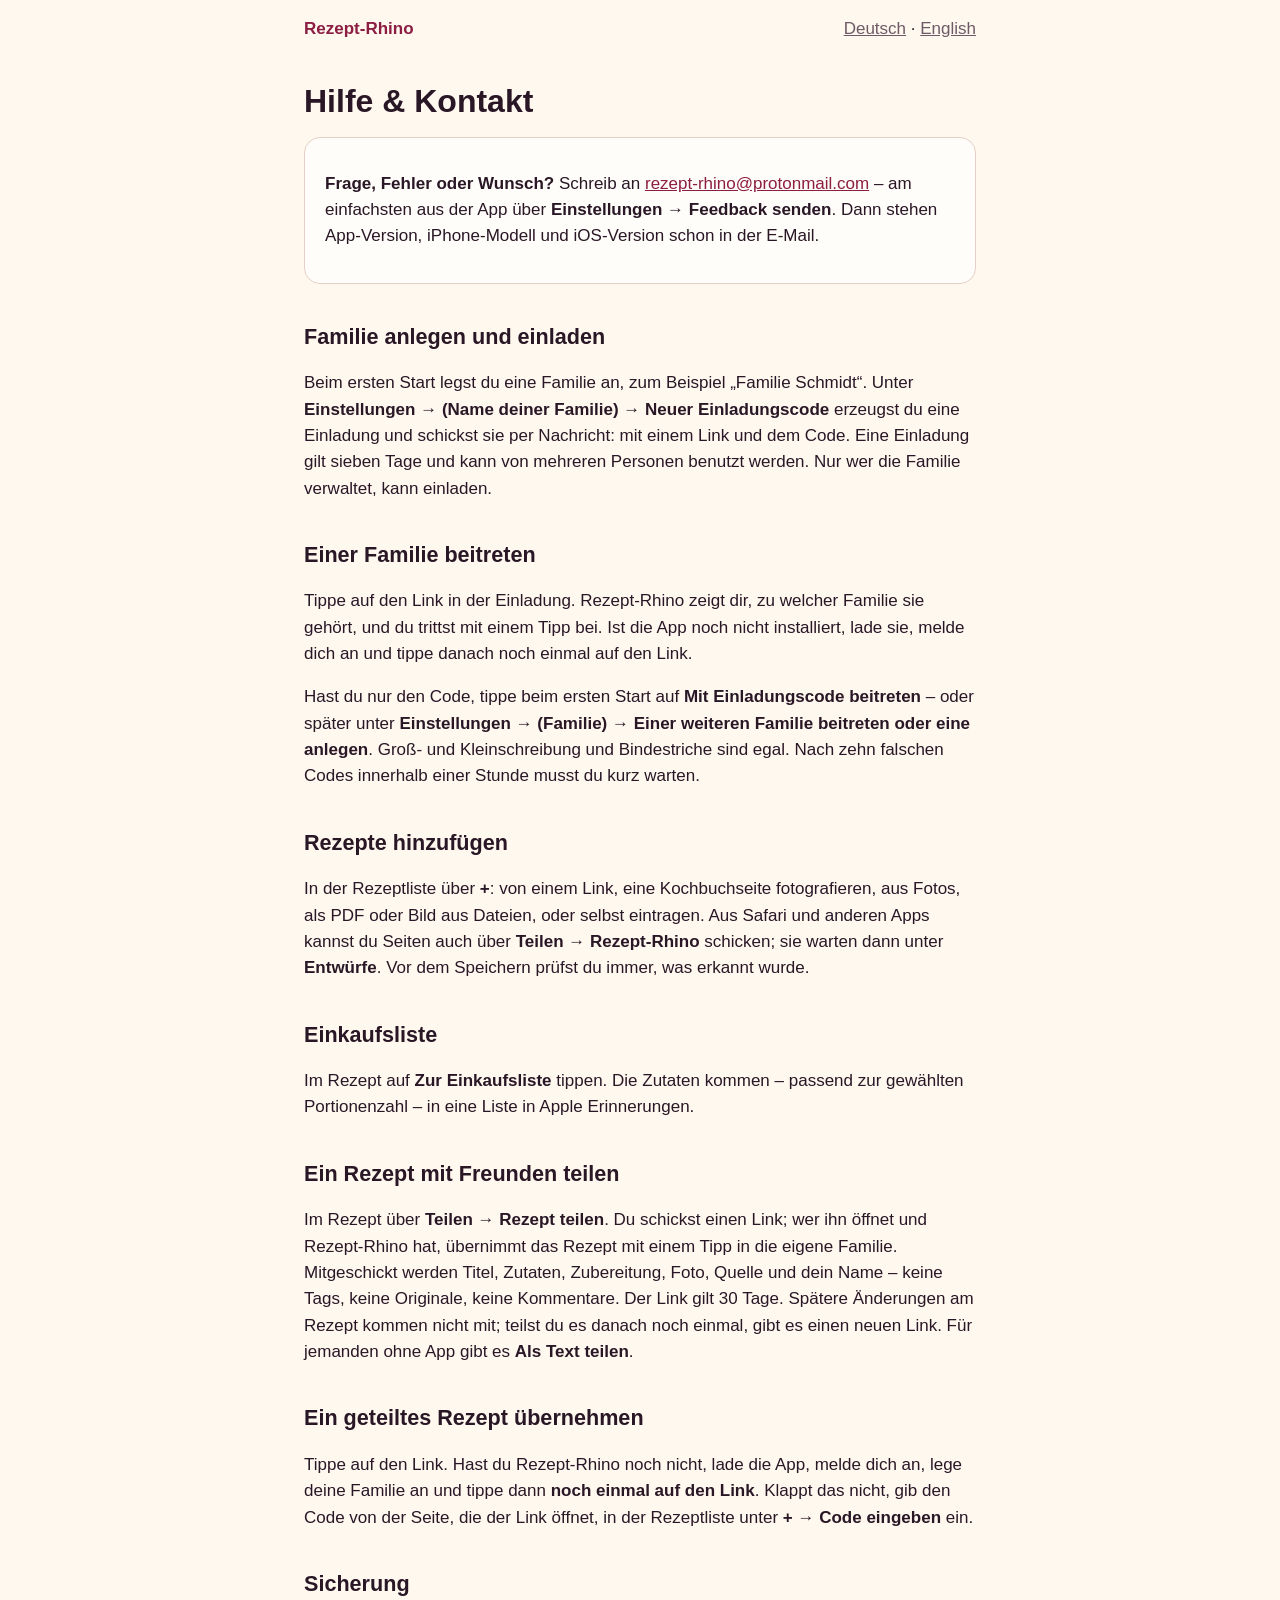
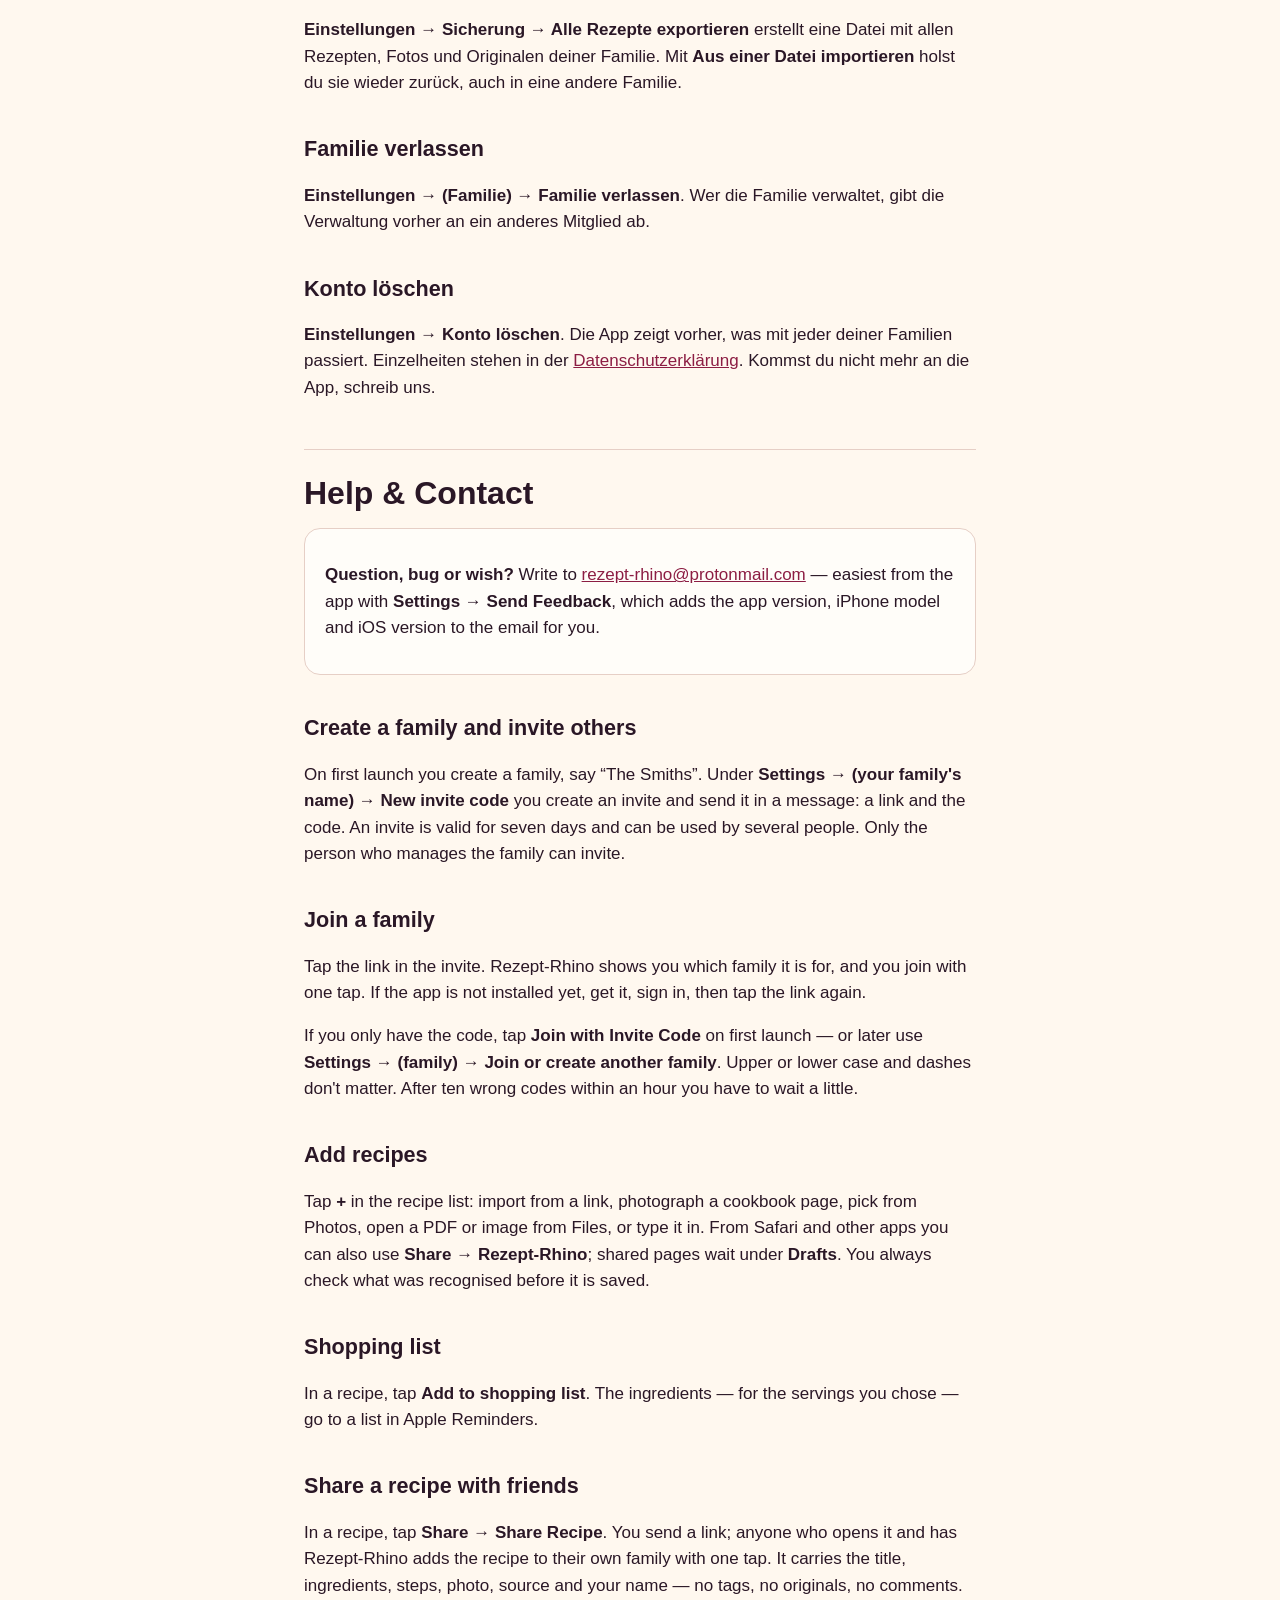
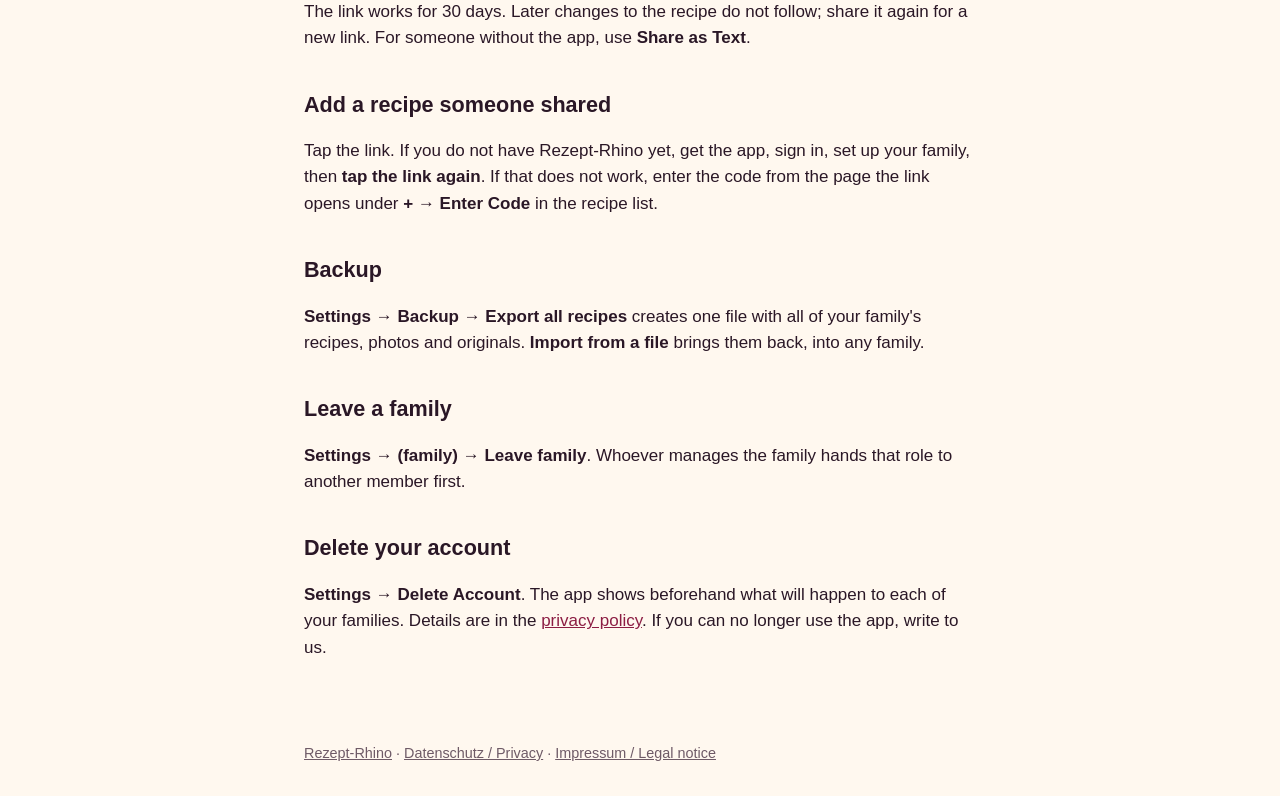
<file: hilfe.html>
<!doctype html>
<html lang="de">
<head>
<meta charset="utf-8">
<meta name="viewport" content="width=device-width, initial-scale=1">
<title>Hilfe · Rezept-Rhino</title>
<link rel="stylesheet" href="style.css">
</head>
<body>
<header class="site">
  <a class="home" href="./">Rezept-Rhino</a>
  <nav class="lang"><a href="#de">Deutsch</a> · <a href="#en">English</a></nav>
</header>
<main>

<section class="lang" id="de" lang="de">
<h1>Hilfe &amp; Kontakt</h1>

<div class="card">
  <p><strong>Frage, Fehler oder Wunsch?</strong> Schreib an
  <a href="mailto:rezept-rhino@protonmail.com">rezept-rhino@protonmail.com</a> – am einfachsten aus der App über
  <strong>Einstellungen → Feedback senden</strong>. Dann stehen App-Version, iPhone-Modell und iOS-Version schon in
  der E-Mail.</p>
</div>

<h2>Familie anlegen und einladen</h2>
<p>Beim ersten Start legst du eine Familie an, zum Beispiel „Familie Schmidt“. Unter
<strong>Einstellungen → (Name deiner Familie) → Neuer Einladungscode</strong> erzeugst du eine
Einladung und schickst sie per Nachricht: mit einem Link und dem Code. Eine Einladung gilt sieben Tage
und kann von mehreren Personen benutzt werden. Nur wer die Familie verwaltet, kann einladen.</p>

<h2>Einer Familie beitreten</h2>
<p>Tippe auf den Link in der Einladung. Rezept-Rhino zeigt dir, zu welcher Familie sie gehört, und
du trittst mit einem Tipp bei. Ist die App noch nicht installiert, lade sie, melde dich an und tippe
danach noch einmal auf den Link.</p>
<p>Hast du nur den Code, tippe beim ersten Start auf <strong>Mit Einladungscode beitreten</strong> –
oder später unter <strong>Einstellungen → (Familie) → Einer weiteren Familie beitreten oder eine
anlegen</strong>. Groß- und Kleinschreibung und Bindestriche sind egal. Nach zehn falschen Codes
innerhalb einer Stunde musst du kurz warten.</p>

<h2>Rezepte hinzufügen</h2>
<p>In der Rezeptliste über <strong>+</strong>: von einem Link, eine Kochbuchseite fotografieren, aus
Fotos, als PDF oder Bild aus Dateien, oder selbst eintragen. Aus Safari und anderen Apps kannst du
Seiten auch über <strong>Teilen → Rezept-Rhino</strong> schicken; sie warten dann unter
<strong>Entwürfe</strong>. Vor dem Speichern prüfst du immer, was erkannt wurde.</p>

<h2>Einkaufsliste</h2>
<p>Im Rezept auf <strong>Zur Einkaufsliste</strong> tippen. Die Zutaten kommen – passend zur
gewählten Portionenzahl – in eine Liste in Apple Erinnerungen.</p>

<h2>Ein Rezept mit Freunden teilen</h2>
<p>Im Rezept über <strong>Teilen → Rezept teilen</strong>. Du schickst einen Link; wer ihn öffnet und
Rezept-Rhino hat, übernimmt das Rezept mit einem Tipp in die eigene Familie. Mitgeschickt werden
Titel, Zutaten, Zubereitung, Foto, Quelle und dein Name – keine Tags, keine Originale, keine
Kommentare. Der Link gilt 30 Tage. Spätere Änderungen am Rezept kommen nicht mit; teilst du es danach
noch einmal, gibt es einen neuen Link. Für jemanden ohne App gibt es <strong>Als Text teilen</strong>.</p>

<h2>Ein geteiltes Rezept übernehmen</h2>
<p>Tippe auf den Link. Hast du Rezept-Rhino noch nicht, lade die App, melde dich an, lege deine
Familie an und tippe dann <strong>noch einmal auf den Link</strong>. Klappt das nicht, gib den Code
von der Seite, die der Link öffnet, in der Rezeptliste unter <strong>+ → Code eingeben</strong> ein.</p>

<h2>Sicherung</h2>
<p><strong>Einstellungen → Sicherung → Alle Rezepte exportieren</strong> erstellt eine Datei mit allen
Rezepten, Fotos und Originalen deiner Familie. Mit <strong>Aus einer Datei importieren</strong> holst
du sie wieder zurück, auch in eine andere Familie.</p>

<h2>Familie verlassen</h2>
<p><strong>Einstellungen → (Familie) → Familie verlassen</strong>. Wer die Familie verwaltet, gibt die
Verwaltung vorher an ein anderes Mitglied ab.</p>

<h2>Konto löschen</h2>
<p><strong>Einstellungen → Konto löschen</strong>. Die App zeigt vorher, was mit jeder deiner Familien
passiert. Einzelheiten stehen in der <a href="datenschutz.html#de">Datenschutzerklärung</a>. Kommst du
nicht mehr an die App, schreib uns.</p>
</section>

<section class="lang" id="en" lang="en">
<h1>Help &amp; Contact</h1>

<div class="card">
  <p><strong>Question, bug or wish?</strong> Write to <a href="mailto:rezept-rhino@protonmail.com">rezept-rhino@protonmail.com</a> —
  easiest from the app with <strong>Settings → Send Feedback</strong>, which adds the app version, iPhone model
  and iOS version to the email for you.</p>
</div>

<h2>Create a family and invite others</h2>
<p>On first launch you create a family, say “The Smiths”. Under <strong>Settings → (your family's
name) → New invite code</strong> you create an invite and send it in a message: a link and the code.
An invite is valid for seven days and can be used by several people. Only the person who manages the
family can invite.</p>

<h2>Join a family</h2>
<p>Tap the link in the invite. Rezept-Rhino shows you which family it is for, and you join with
one tap. If the app is not installed yet, get it, sign in, then tap the link again.</p>
<p>If you only have the code, tap <strong>Join with Invite Code</strong> on first launch — or later
use <strong>Settings → (family) → Join or create another family</strong>. Upper or lower case and
dashes don't matter. After ten wrong codes within an hour you have to wait a little.</p>

<h2>Add recipes</h2>
<p>Tap <strong>+</strong> in the recipe list: import from a link, photograph a cookbook page, pick
from Photos, open a PDF or image from Files, or type it in. From Safari and other apps you can also
use <strong>Share → Rezept-Rhino</strong>; shared pages wait under <strong>Drafts</strong>. You always
check what was recognised before it is saved.</p>

<h2>Shopping list</h2>
<p>In a recipe, tap <strong>Add to shopping list</strong>. The ingredients — for the servings you
chose — go to a list in Apple Reminders.</p>

<h2>Share a recipe with friends</h2>
<p>In a recipe, tap <strong>Share → Share Recipe</strong>. You send a link; anyone who opens it and
has Rezept-Rhino adds the recipe to their own family with one tap. It carries the title, ingredients,
steps, photo, source and your name — no tags, no originals, no comments. The link works for 30 days.
Later changes to the recipe do not follow; share it again for a new link. For someone without the
app, use <strong>Share as Text</strong>.</p>

<h2>Add a recipe someone shared</h2>
<p>Tap the link. If you do not have Rezept-Rhino yet, get the app, sign in, set up your family, then
<strong>tap the link again</strong>. If that does not work, enter the code from the page the link
opens under <strong>+ → Enter Code</strong> in the recipe list.</p>

<h2>Backup</h2>
<p><strong>Settings → Backup → Export all recipes</strong> creates one file with all of your family's
recipes, photos and originals. <strong>Import from a file</strong> brings them back, into any family.</p>

<h2>Leave a family</h2>
<p><strong>Settings → (family) → Leave family</strong>. Whoever manages the family hands that role to
another member first.</p>

<h2>Delete your account</h2>
<p><strong>Settings → Delete Account</strong>. The app shows beforehand what will happen to each of
your families. Details are in the <a href="datenschutz.html#en">privacy policy</a>. If you can no
longer use the app, write to us.</p>
</section>

</main>
<footer><a href="./">Rezept-Rhino</a> · <a href="datenschutz.html">Datenschutz / Privacy</a> · <a href="impressum.html">Impressum / Legal notice</a></footer>
</body>
</html>
</file>
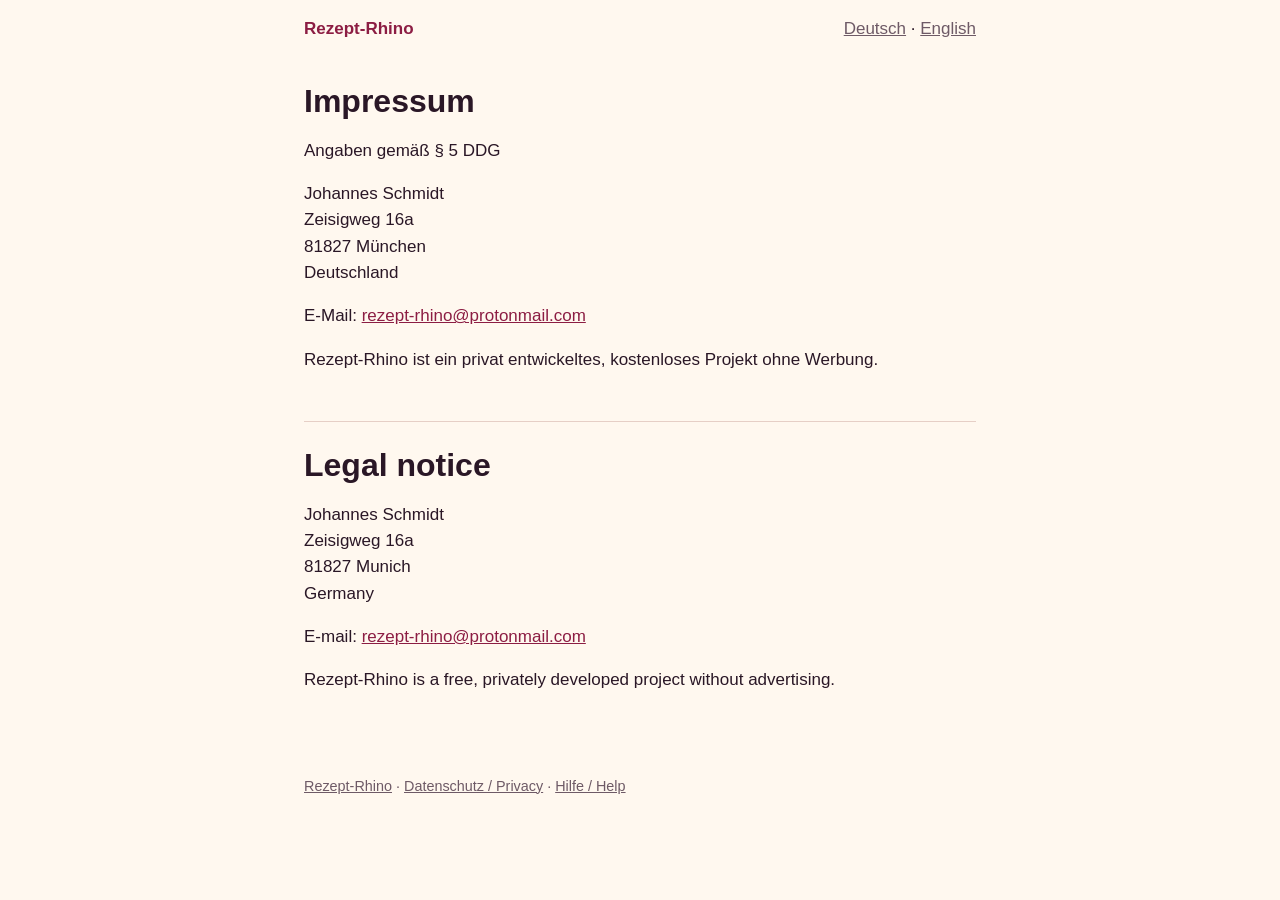
<file: impressum.html>
<!doctype html>
<html lang="de">
<head>
<meta charset="utf-8">
<meta name="viewport" content="width=device-width, initial-scale=1">
<title>Impressum · Rezept-Rhino</title>
<link rel="stylesheet" href="style.css">
</head>
<body>
<header class="site">
  <a class="home" href="./">Rezept-Rhino</a>
  <nav class="lang"><a href="#de">Deutsch</a> · <a href="#en">English</a></nav>
</header>
<main>

<section class="lang" id="de" lang="de">
<h1>Impressum</h1>
<p>Angaben gemäß § 5 DDG</p>
<p>Johannes Schmidt<br>Zeisigweg 16a<br>81827 München<br>Deutschland</p>
<p>E-Mail: <a href="mailto:rezept-rhino@protonmail.com">rezept-rhino@protonmail.com</a></p>
<p>Rezept-Rhino ist ein privat entwickeltes, kostenloses Projekt ohne Werbung.</p>
</section>

<section class="lang" id="en" lang="en">
<h1>Legal notice</h1>
<p>Johannes Schmidt<br>Zeisigweg 16a<br>81827 Munich<br>Germany</p>
<p>E-mail: <a href="mailto:rezept-rhino@protonmail.com">rezept-rhino@protonmail.com</a></p>
<p>Rezept-Rhino is a free, privately developed project without advertising.</p>
</section>

</main>
<footer><a href="./">Rezept-Rhino</a> · <a href="datenschutz.html">Datenschutz / Privacy</a> · <a href="hilfe.html">Hilfe / Help</a></footer>
</body>
</html>
</file>
<file: style.css>
/* Rezept-Rhino — public pages. Colours from the app's Brand.swift. */

:root {
  --canvas: #FFF8EF;
  --surface: #FFFDF9;
  --text: #2A1726;
  --muted: #6E5A66;
  --accent: #8C1D43;
  --divider: #E6CFC6;
  color-scheme: light dark;
}

@media (prefers-color-scheme: dark) {
  :root {
    --canvas: #160D17;
    --surface: #251A24;
    --text: #F6ECEF;
    --muted: #BFA9B6;
    --accent: #FFAA9D;
    --divider: #503541;
  }
}

* { box-sizing: border-box; }

body {
  margin: 0;
  background: var(--canvas);
  color: var(--text);
  font: 17px/1.55 -apple-system, BlinkMacSystemFont, "Segoe UI", Roboto, Helvetica, Arial, sans-serif;
}

main {
  max-width: 44rem;
  margin: 0 auto;
  padding: 2rem 1rem 4rem;
}

header.site {
  display: flex;
  align-items: center;
  justify-content: space-between;
  gap: 1rem;
  max-width: 44rem;
  margin: 0 auto;
  padding: 1rem 1rem 0;
}

header.site a.home {
  font-weight: 700;
  color: var(--accent);
  text-decoration: none;
}

nav.lang a { color: var(--muted); }

h1 { font-size: 2rem; line-height: 1.2; margin: 0.5rem 0 0.25rem; }
h2 { font-size: 1.35rem; margin: 2.25rem 0 0.5rem; }
h3 { font-size: 1.05rem; margin: 1.5rem 0 0.25rem; }

a { color: var(--accent); }

.stand { color: var(--muted); margin-top: 0; }

section.lang + section.lang {
  border-top: 1px solid var(--divider);
  margin-top: 3rem;
  padding-top: 1rem;
}

.card {
  background: var(--surface);
  border: 1px solid var(--divider);
  border-radius: 16px;
  padding: 1rem 1.25rem;
  margin: 1rem 0;
}

.hero { text-align: center; }
.hero img { width: min(320px, 100%); height: auto; }
.hero p { color: var(--muted); }

ul.links { list-style: none; padding: 0; }
ul.links li { margin: 0.5rem 0; }

footer {
  max-width: 44rem;
  margin: 0 auto;
  padding: 0 1rem 2rem;
  color: var(--muted);
  font-size: 0.9rem;
}

footer a { color: var(--muted); }

/* r/ — the landing page of a shared recipe (docs/SPEC-1.6.md F3) */
code.code {
  font: 600 1.15rem/1 ui-monospace, SFMono-Regular, Menlo, monospace;
  letter-spacing: 0.08em;
  color: var(--accent);
  white-space: nowrap;
}
</file>
